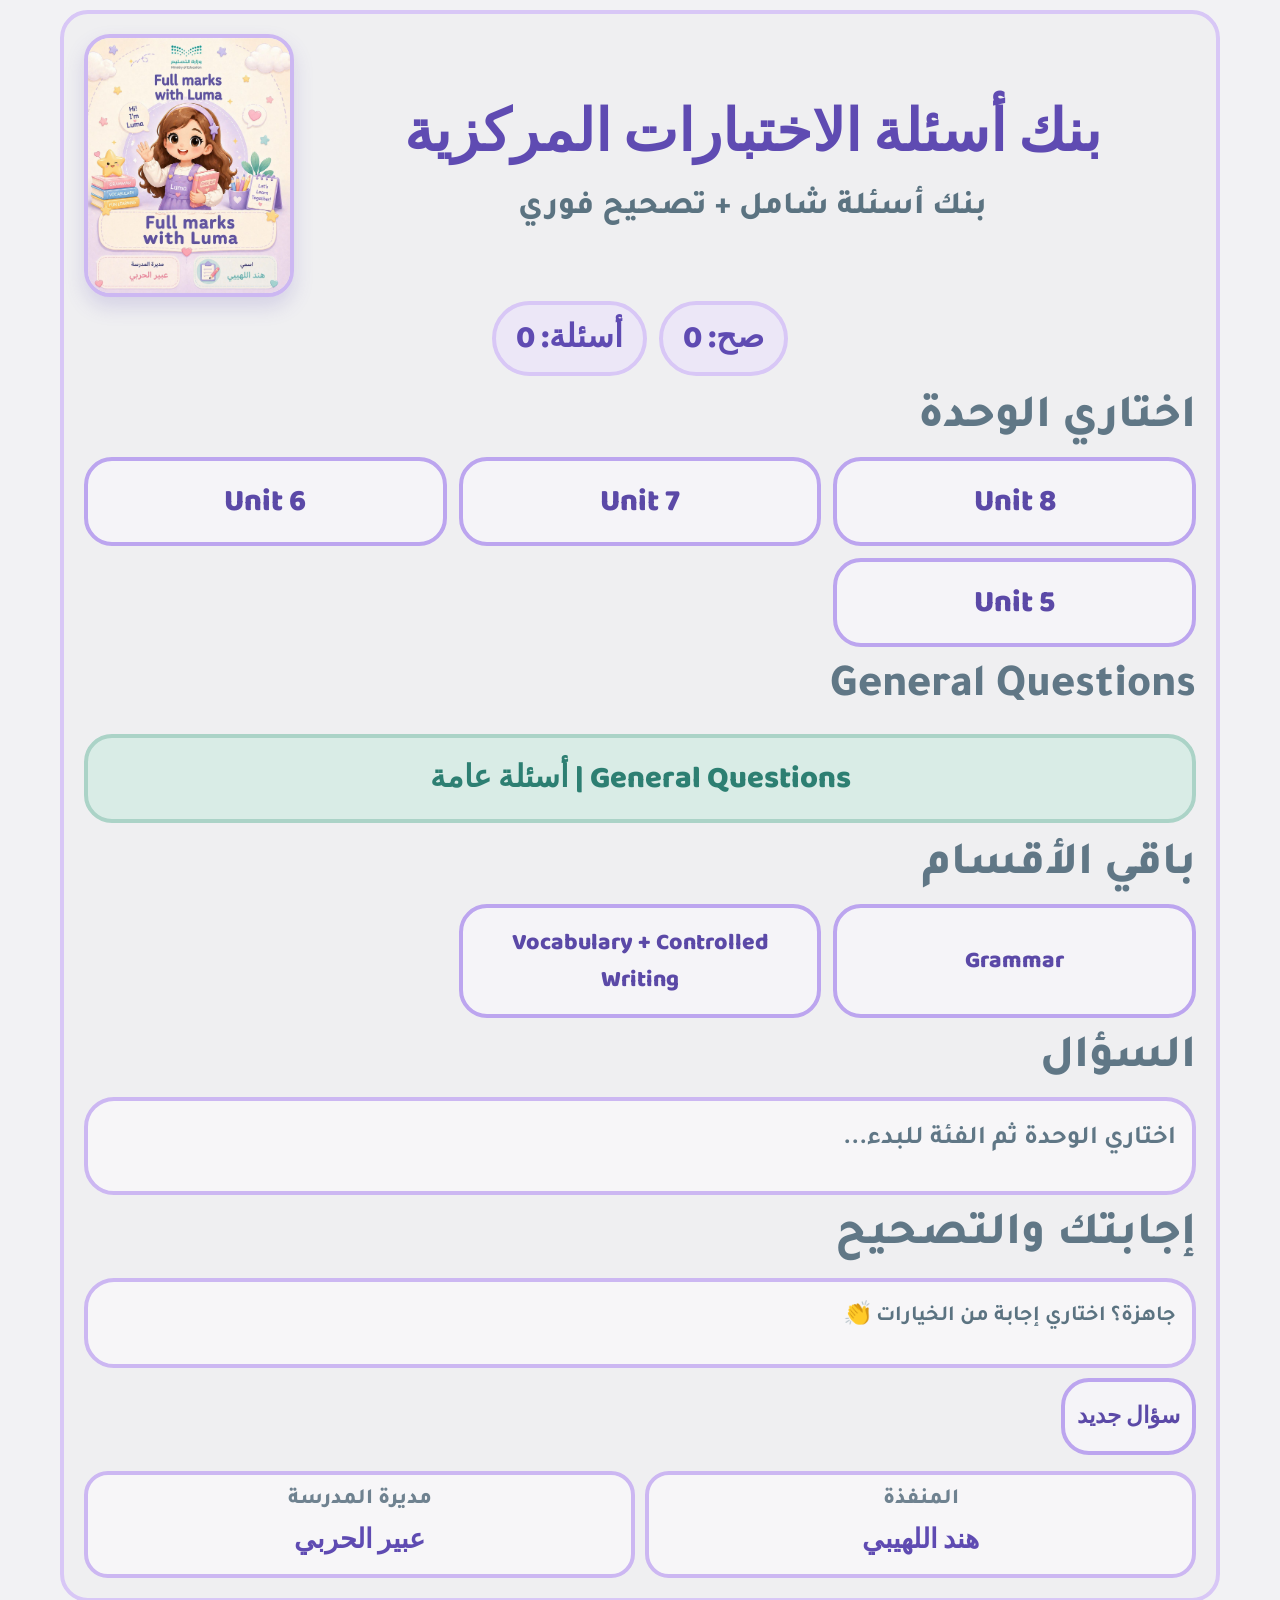
<file: index.html>
<!doctype html>
<html lang="ar" dir="rtl">
  <head>
    <meta charset="UTF-8" />
    <meta name="viewport" content="width=device-width, initial-scale=1.0" />
    <title>بنك أسئلة الاختبارات المركزية</title>
    <style>
      @import url('https://fonts.googleapis.com/css2?family=Baloo+2:wght@500;700;800&family=Tajawal:wght@400;500;700;800&display=swap');

      :root {
        --violet: #8d77d8;
        --violet-dark: #5f4bb2;
        --mint: #b7dcd1;
        --ink: #5b7381;
        --panel: #efeff1;
      }

      * { box-sizing: border-box; }

      body {
        margin: 0;
        font-family: 'Tajawal', sans-serif;
        background: #f2f2f4;
        color: var(--ink);
        min-height: 100vh;
        padding: 10px;
      }

      .app {
        max-width: 1160px;
        margin: 0 auto;
        background: var(--panel);
        border: 4px solid #d8c7f6;
        border-radius: 28px;
        padding: 20px;
      }

      .title {
        margin: 0;
        color: var(--violet-dark);
        font-family: 'Baloo 2', cursive;
        font-size: clamp(2rem, 5vw, 3.6rem);
      }

      .top-hero {
        display: grid;
        grid-template-columns: 1fr 210px;
        gap: 14px;
        align-items: center;
        margin-bottom: 4px;
      }

      .hero-text {
        text-align: center;
      }

      .hero-girl {
        width: 100%;
        max-width: 210px;
        border-radius: 26px;
        border: 4px solid #ccb7f2;
        box-shadow: 0 10px 20px rgba(96, 75, 178, 0.18);
        object-fit: cover;
        aspect-ratio: 4 / 5;
      }

      .subtitle {
        text-align: center;
        margin: 8px 0 14px;
        font-size: clamp(1.2rem, 2.8vw, 2rem);
        font-weight: 800;
      }

      .score-bar {
        display: flex;
        gap: 12px;
        justify-content: center;
        flex-wrap: wrap;
        margin-bottom: 16px;
      }

      .score-pill {
        border: 4px solid #d8c7f6;
        border-radius: 999px;
        padding: 8px 20px;
        font-size: clamp(1.3rem, 2.7vw, 2rem);
        color: var(--violet-dark);
        font-weight: 800;
        font-family: 'Baloo 2', cursive;
        background: #ece7f7;
      }

      .section-title {
        margin: 14px 0 10px;
        font-size: clamp(1.9rem, 3.6vw, 3rem);
        font-weight: 800;
        color: #607786;
      }

      .grid-3 {
        display: grid;
        grid-template-columns: repeat(3, minmax(0, 1fr));
        gap: 12px;
      }

      .btn {
        border: 4px solid #bca5ef;
        border-radius: 28px;
        background: #f5f4f8;
        color: #5b49a7;
        padding: 16px 12px;
        font-family: 'Baloo 2', cursive;
        font-size: clamp(1.2rem, 2.4vw, 2rem);
        font-weight: 800;
        text-align: center;
        cursor: pointer;
      }

      .btn.small {
        font-size: clamp(1rem, 1.8vw, 1.5rem);
      }

      .btn.active {
        background: #dfe6f5;
        border-color: #9a7fe2;
      }

      .general-btn {
        width: 100%;
        margin: 8px 0 2px;
        border-color: #abd3c7;
        color: #2d7f72;
        background: #d9ece6;
      }

      .box {
        border: 4px solid #ccb7f2;
        border-radius: 30px;
        background: #f7f6f8;
        padding: 16px;
      }

      .qtext {
        font-size: clamp(1.15rem, 2vw, 1.7rem);
        line-height: 1.8;
        color: #607786;
        font-weight: 700;
      }

      .answers {
        margin-top: 12px;
        display: grid;
        gap: 10px;
      }

      .ans {
        border: 3px solid #c9b4f0;
        border-radius: 18px;
        padding: 10px;
        background: #fff;
        color: #4b6390;
        text-align: right;
        font-weight: 700;
        cursor: pointer;
        font-size: clamp(1rem, 1.8vw, 1.35rem);
      }

      .ans:hover { background: #f5efff; }
      .ans.correct { border-color: #3ea873; background: #eafff3; }
      .ans.wrong { border-color: #d2617a; background: #fff0f4; }

      .feedback {
        min-height: 90px;
        margin-top: 14px;
        font-size: clamp(1rem, 1.8vw, 1.35rem);
        line-height: 1.8;
        font-weight: 700;
      }

      .actions {
        margin-top: 10px;
        display: flex;
        gap: 8px;
        flex-wrap: wrap;
      }

      .credits {
        margin-top: 16px;
        display: grid;
        grid-template-columns: repeat(2, minmax(0, 1fr));
        gap: 10px;
      }

      .credit-card {
        border: 4px solid #ccb7f2;
        border-radius: 24px;
        padding: 12px;
        text-align: center;
        background: #f7f6f8;
      }

      .credit-label {
        margin: 0 0 6px;
        color: #6f8290;
        font-size: clamp(1rem, 1.9vw, 1.35rem);
        font-weight: 800;
      }

      .credit-name {
        margin: 0;
        color: #5f4bb2;
        font-size: clamp(1.2rem, 2.2vw, 1.7rem);
        font-family: 'Baloo 2', cursive;
        font-weight: 800;
      }

      @media (max-width: 1024px) {
        .app { padding: 16px; }
        .grid-3 { grid-template-columns: repeat(2, minmax(0, 1fr)); }
      }

      @media (max-width: 640px) {
        body { padding: 6px; }
        .app { border-radius: 20px; padding: 12px; }
        .grid-3 { grid-template-columns: 1fr; }
        .section-title { text-align: center; }
        .top-hero {
          grid-template-columns: 1fr;
          justify-items: center;
        }
        .credits {
          grid-template-columns: 1fr;
        }
      }
    </style>
  </head>
  <body>
    <main class="app">
      <div class="top-hero">
        <div class="hero-text">
          <h1 class="title">بنك أسئلة الاختبارات المركزية</h1>
          <p class="subtitle">بنك أسئلة شامل + تصحيح فوري</p>
        </div>
        <img class="hero-girl" src="assets/luma-character.jpeg" alt="Girl character" />
      </div>

      <div class="score-bar">
        <div class="score-pill">صح: <span id="correctCount">0</span></div>
        <div class="score-pill">أسئلة: <span id="totalCount">0</span></div>
      </div>

      <h2 class="section-title">اختاري الوحدة</h2>
      <div class="grid-3" id="units">
        <button class="btn" data-unit="8">Unit 8</button>
        <button class="btn" data-unit="7">Unit 7</button>
        <button class="btn" data-unit="6">Unit 6</button>
        <button class="btn" data-unit="5">Unit 5</button>
      </div>

      <h2 class="section-title">General Questions</h2>
      <button class="btn general-btn" data-cat="general">General Questions | أسئلة عامة</button>

      <h2 class="section-title">باقي الأقسام</h2>
      <div class="grid-3" id="cats">
        <button class="btn small" data-cat="grammar">Grammar</button>
        <button class="btn small" data-cat="vocab">Vocabulary + Controlled Writing</button>
      </div>

      <h2 class="section-title">السؤال</h2>
      <section class="box" id="questionBox">
        <div class="qtext" id="questionText">اختاري الوحدة ثم الفئة للبدء...</div>
        <div class="answers" id="answers"></div>
      </section>

      <h2 class="section-title">إجابتك والتصحيح</h2>
      <section class="box feedback" id="feedback">جاهزة؟ اختاري إجابة من الخيارات 👏</section>

      <div class="actions">
        <button class="btn small" id="newQBtn">سؤال جديد</button>
      </div>

      <section class="credits">
        <article class="credit-card">
          <p class="credit-label">المنفذة</p>
          <p class="credit-name">هند اللهيبي</p>
        </article>
        <article class="credit-card">
          <p class="credit-label">مديرة المدرسة</p>
          <p class="credit-name">عبير الحربي</p>
        </article>
      </section>
    </main>

    <script>
      const bank = {
        5: {
          general: [
            { q: 'What is your favorite kind of story?', options: ['Comedy', 'Hiking', 'Passport', 'Helmet'], a: 0, why: 'Favorite story type belongs to Unit 5 genres.' },
            { q: "What were you doing at 6 o'clock yesterday?", options: ['I was watching a movie.', 'I have watched movie.', 'I watching movie.', 'I will watch movie.'], a: 0, why: 'Past continuous: was/were + verb-ing.' },
            { q: 'Who is your favorite story character?', options: ['My favorite character is the hero.', 'My favorite is a tent.', 'My favorite is a taxi.', 'My favorite is a station.'], a: 0, why: 'Character is a person in a story.' },
            { q: 'What kinds of stories do you dislike?', options: ['I dislike horror stories.', 'I dislike fishing stories.', 'I dislike helmets.', 'I dislike railroads.'], a: 0, why: 'Horror is a story type in this unit.' },
            { q: 'What are the people in stories called?', options: ['Characters', 'Passengers', 'Campers', 'Drivers'], a: 0, why: 'People in stories are characters.' },
            { q: 'What can you draw to plan a story?', options: ['A storyboard', 'A passport', 'A surfboard', 'A platform'], a: 0, why: 'Storyboard is used to plan story events.' },
            { q: 'Do you have a favorite story?', options: ['Yes, I do. The Lion and the Mouse.', 'No, I am a suitcase.', 'I check in the story.', 'I take off the story.'], a: 0, why: 'This is a suitable general answer.' },
            { q: 'What happens in act 3 of a story?', options: ['Climax and resolution', 'Train and station', 'Campfire and hotdog', 'Taxi and traffic'], a: 0, why: 'Story structure includes climax and resolution.' }
          ],
          vocab: [
            { q: 'This type of story creates fear.', options: ['Horror', 'Comedy', 'Documentary', 'Musical'], a: 0, why: 'Horror stories create fear.' },
            { q: 'This type of story makes people laugh.', options: ['Comedy', 'Thriller', 'Mystery', 'Drama'], a: 0, why: 'Comedy is funny.' },
            { q: 'Story about invented future/space:', options: ['Sci-fi', 'Western', 'Play', 'Fairy tale'], a: 0, why: 'Sci-fi is science fiction.' },
            { q: 'Odd word: cartoon – school – fairy tale – mystery', options: ['school', 'cartoon', 'fairy tale', 'mystery'], a: 0, why: 'School is not a story type.' },
            { q: 'Opposite of beginning:', options: ['ending', 'climax', 'plot', 'acts'], a: 0, why: 'Beginning opposite is ending.' },
            { q: 'Whisper means:', options: ['speak quietly', 'shout loudly', 'run fast', 'draw map'], a: 0, why: 'Whisper = speak very softly.' },
            { q: 'Movie about real facts is:', options: ['documentary', 'comedy', 'horror', 'western'], a: 0, why: 'Documentary presents real facts.' },
            { q: 'Detective solves crime in:', options: ['mystery', 'musical', 'cartoon', 'play'], a: 0, why: 'Mystery usually includes solving a crime.' },
            { q: 'Exciting action story is:', options: ['thriller', 'drama', 'documentary', 'animation'], a: 0, why: 'Thriller = action and suspense.' }
          ],
          grammar: [
            { q: 'I ___ watching a movie.', options: ['was', 'were', 'is', 'are'], a: 0, why: 'I + was + verb-ing.' },
            { q: 'They ___ screaming during the movie.', options: ['were', 'was', 'is', 'am'], a: 0, why: 'They + were.' },
            { q: 'She ___ not watching a play.', options: ['was', 'were', 'is', 'are'], a: 0, why: 'She + was not.' },
            { q: '___ you enjoying the cartoon?', options: ['Were', 'Was', 'Is', 'Do'], a: 0, why: 'Question with you uses were.' },
            { q: 'How about ___ a horror movie?', options: ['seeing', 'see', 'saw', 'sees'], a: 0, why: 'How about + verb-ing.' },
            { q: "Why don't we ___ a musical?", options: ['choose', 'choosing', 'chose', 'chooses'], a: 0, why: "Why don't we + base verb." },
            { q: 'They were (watch) a play.', options: ['watching', 'watch', 'watched', 'watches'], a: 0, why: 'Past continuous needs verb-ing.' },
            { q: 'Adam (were) acting in a sci-fi movie.', options: ['was', 'were', 'is', 'are'], a: 0, why: 'Adam is singular: was.' },
            { q: 'Order: You / were / covering / your / ears', options: ['You were covering your ears.', 'You covering were your ears.', 'Were you covering ears your.', 'Your ears were you covering.'], a: 0, why: 'Correct subject + be + verb-ing order.' }
          ],
          composition: [
            { q: 'Best opening for movie scene paragraph:', options: ['My favorite scene is from an animation movie.', 'Passport is in my bag.', 'I wear helmet in train.', 'The taxi took off.'], a: 0, why: 'This is a correct composition starter.' },
            { q: "Useful expression for opinion:", options: ['What I loved was...', 'Check in yet', 'While train station', 'Was/are story'], a: 0, why: 'Unit 5 expression.' },
            { q: 'Correct closing suggestion:', options: ["Why don't we watch it together tonight?", 'How about watch together tonight?', 'What about we watch it?', 'Why we don\'t watching?'], a: 0, why: "Why don't we + base verb." }
          ]
        },
        6: {
          general: [
            { q: 'What activities do you do outside?', options: ['I go hiking and camping.', 'I check in and check out.', 'I use passport and taxi.', 'I depart from platform.'], a: 0, why: 'Hiking/camping are outdoor activities.' },
            { q: 'Which activities do you want to try?', options: ['I want to try rafting because it is exciting.', 'I want to try suitcase.', 'I want to try terminal.', 'I want to try security.'], a: 0, why: 'Rafting is a correct activity.' },
            { q: 'What is your worst fear?', options: ['My worst fear is high cliffs.', 'My fear is passport.', 'My fear is grammar.', 'My fear is station.'], a: 0, why: 'Cliffs are related to outdoor danger.' },
            { q: 'What is a cliff?', options: ['A high edge where land drops down.', 'A train ticket.', 'A travel bag.', 'A story type.'], a: 0, why: 'Correct meaning of cliff.' },
            { q: 'Opposite of outdoor:', options: ['indoor', 'helmet', 'desert', 'canoe'], a: 0, why: 'Outdoor opposite is indoor.' },
            { q: 'Safety in outdoor activities means:', options: ['Use right equipment and follow rules.', 'Run without helmet.', 'Swim without jacket.', 'Climb alone at night.'], a: 0, why: 'Safety requires proper equipment.' },
            { q: 'Things needed for rafting:', options: ['raft, life jacket, helmet', 'passport, ticket, taxi', 'plot, climax, ending', 'station, terminal, traffic'], a: 0, why: 'These are rafting items.' },
            { q: 'Do you prefer outdoors or home?', options: ['I prefer outdoors because I like nature.', 'I prefer check in.', 'I prefer runway.', 'I prefer document.'], a: 0, why: 'Suitable personal general answer.' }
          ],
          vocab: [
            { q: 'Odd word: hiking – camping – tent – fishing', options: ['tent', 'hiking', 'camping', 'fishing'], a: 0, why: 'Tent is equipment, others are activities.' },
            { q: 'Two water activities:', options: ['surfing and rafting', 'hiking and climbing', 'camping and backpacking', 'mountain biking and hiking'], a: 0, why: 'Surfing/rafting are water activities.' },
            { q: 'Activity with long walks:', options: ['hiking', 'fishing', 'rafting', 'surfing'], a: 0, why: 'Hiking includes long walking.' },
            { q: 'Protection while cycling:', options: ['helmet', 'passport', 'suitcase', 'ticket'], a: 0, why: 'Helmet protects the head.' },
            { q: 'Odd word: canoe – outdoors – helmet – surfboard', options: ['outdoors', 'canoe', 'helmet', 'surfboard'], a: 0, why: 'Outdoors is not an item like others.' },
            { q: 'Sleeping outdoors activity:', options: ['camping', 'fishing', 'surfing', 'climbing'], a: 0, why: 'Camping means staying outdoors.' },
            { q: 'Needed for mountain biking:', options: ['bike and helmet', 'passport and ticket', 'storyboard and plot', 'taxi and platform'], a: 0, why: 'Correct equipment for biking.' },
            { q: 'Campsite cooking usually uses:', options: ['campfire', 'runway', 'terminal', 'security'], a: 0, why: 'Campfire is used in camping.' },
            { q: 'Canoeing needs a:', options: ['canoe', 'train', 'documentary', 'station'], a: 0, why: 'Canoeing uses a canoe.' }
          ],
          grammar: [
            { q: 'They ___ hiking in the forest.', options: ['were', 'was', 'is', 'am'], a: 0, why: 'They + were.' },
            { q: 'While I was hiking, I ___ a snake.', options: ['saw', 'see', 'seen', 'seeing'], a: 0, why: 'Short action in past simple: saw.' },
            { q: 'When they ___, they set up tents.', options: ['arrived', 'arriving', 'arrive', 'arrives'], a: 0, why: 'Past simple: arrived.' },
            { q: 'Dad was lighting campfire ___ I was fishing.', options: ['while', 'when', 'do', 'did'], a: 0, why: 'Two long actions use while.' },
            { q: 'I was looking at water when sandwich ___.', options: ['fell', 'falling', 'falls', 'is falling'], a: 0, why: 'Short interrupting action = fell.' },
            { q: 'I didn’t (knew) what to do.', options: ['know', 'knew', 'knowing', 'known'], a: 0, why: 'After did not use base verb.' },
            { q: 'I ___ a bear last weekend.', options: ['saw', 'seeing', 'see', 'seen'], a: 0, why: 'Past simple: saw.' },
            { q: 'While they ___, rain started.', options: ['were canoeing', 'canoeing', 'canoed', 'are canoeing'], a: 0, why: 'Long action uses past continuous.' },
            { q: 'Dad didn’t ___ a shark when surfing.', options: ['see', 'saw', 'seen', 'seeing'], a: 0, why: 'After didn’t use base verb.' }
          ],
          composition: [
            { q: 'Best sentence for safety paragraph:', options: ["It's important to be safe in outdoor activities.", 'I has went outside.', 'Passport is climbing.', 'Taxi is helmet.'], a: 0, why: 'Correct useful expression.' },
            { q: 'Correct useful expression:', options: ['You should wear a helmet.', 'You should wore helmet.', 'You should wearing helmet.', 'You should wears helmet.'], a: 0, why: 'You should + base verb.' },
            { q: 'Correct while sentence:', options: ['While I was hiking, I stayed on the path.', 'While I hiking, I stayed path.', 'While I was hike, I stay path.', 'While I was hiked, I staying path.'], a: 0, why: 'Correct past continuous structure.' }
          ]
        },
        7: {
          general: [
            { q: 'Different ways to travel include:', options: ['taxi, train, airplane', 'helmet, tent, raft', 'plot, climax, ending', 'campfire, hotdog, forest'], a: 0, why: 'These are means of transportation.' },
            { q: 'Favorite way to travel and why:', options: ['I like planes because they are fast.', 'I like passport because it flies.', 'I like station because it swims.', 'I like cliff because it drives.'], a: 0, why: 'Plane is a travel method with reason.' },
            { q: 'Would you like to travel?', options: ['Yes, I would feel excited.', 'No, I was train.', 'Yes, I check in cliff.', 'No, I am suitcase.'], a: 0, why: 'Correct personal response.' },
            { q: 'Field trip example:', options: ['I have been on a trip to a farm.', 'I have been on a ticket.', 'I have been on a passport.', 'I have been on a platform.'], a: 0, why: 'Farm trip is a valid example.' },
            { q: 'How often do you use a taxi?', options: ['I sometimes use a taxi.', 'I whisper a taxi.', 'I draw a taxi story.', 'I climb a taxi.'], a: 0, why: 'Natural general answer.' },
            { q: 'Taxi, plane, train are...', options: ['means of transportation', 'story characters', 'camping tools', 'movie genres'], a: 0, why: 'They are travel transport modes.' },
            { q: 'Take off means...', options: ['to go up in the sky', 'to check out hotel', 'to buy a suitcase', 'to ride a horse'], a: 0, why: 'Take off = plane leaves ground.' },
            { q: 'To add means...', options: ['calculate total numbers', 'subtract numbers', 'divide only', 'hide numbers'], a: 0, why: 'Add is total calculation.' }
          ],
          vocab: [
            { q: 'Odd word: security – passenger – suitcase – climbing', options: ['climbing', 'security', 'passenger', 'suitcase'], a: 0, why: 'Climbing is not trip vocabulary here.' },
            { q: 'A document for travel abroad is:', options: ['passport', 'flashlight', 'storyboard', 'hiking boots'], a: 0, why: 'Passport is required for international travel.' },
            { q: 'Opposite of check in:', options: ['check out', 'take off', 'find out', 'go out'], a: 0, why: 'Hotel/airport opposite is check out.' },
            { q: 'Phrasal verb for discover information:', options: ['find out', 'get away', 'check in', 'take off'], a: 0, why: 'Find out = discover.' },
            { q: 'Phrasal verb for plane going into sky:', options: ['take off', 'land', 'arrive', 'prepare'], a: 0, why: 'Take off happens at departure.' },
            { q: 'Passenger at hotel first does:', options: ['check in', 'check out', 'take off', 'land'], a: 0, why: 'First step is check in.' },
            { q: 'Odd word: already – we – just – yet', options: ['we', 'already', 'just', 'yet'], a: 0, why: 'We is pronoun, others are adverbs.' },
            { q: 'Two transport means:', options: ['subway and taxi', 'tent and raft', 'plot and play', 'helmet and boots'], a: 0, why: 'Subway/taxi are transport methods.' },
            { q: 'Word meaning instructions on route:', options: ['directions', 'terminal', 'security', 'passenger'], a: 0, why: 'Directions guide you where to go.' }
          ],
          grammar: [
            { q: 'He ___ called the taxi.', options: ['has', 'have', 'is', 'are'], a: 0, why: 'He + has + past participle.' },
            { q: 'The plane hasn’t taken off ___.', options: ['yet', 'already', 'just', 'ever'], a: 0, why: 'Yet in negative expected action.' },
            { q: 'We have ___ the tickets.', options: ['bought', 'buy', 'buying', 'buys'], a: 0, why: 'Past participle after have.' },
            { q: 'She has already ___ her passport.', options: ['found', 'find', 'finding', 'finds'], a: 0, why: 'Has + past participle.' },
            { q: 'Write participles: speak, write, buy, fly', options: ['spoken, written, bought, flown', 'spoke, wrote, bought, flew', 'speaks, writes, buys, flies', 'spoken, write, buy, flown'], a: 0, why: 'Correct past participle forms.' },
            { q: 'Correct: I have (visit) the beach before.', options: ['visited', 'visit', 'visits', 'visiting'], a: 0, why: 'Have + past participle.' },
            { q: 'The plane ___ departed.', options: ['has', 'have', 'was', 'are'], a: 0, why: 'Plane singular takes has.' },
            { q: 'Mom has ___ printed the tickets.', options: ['already', 'yet', 'while', 'when'], a: 0, why: 'Already for completed action earlier than expected.' },
            { q: 'Negative: You have travelled on airplane.', options: ["You haven't travelled on the airplane.", 'You not travelled on airplane.', 'You have not travel airplane.', "You hasn't travelled airplane."], a: 0, why: 'Use have not / haven\'t + participle.' }
          ],
          composition: [
            { q: 'Best beginning for trip blog:', options: ['I have planned a fun field trip.', 'I planning trip yesterday.', 'I am planned trip.', 'I has plan trip.'], a: 0, why: 'Present perfect for planning.' },
            { q: 'Correct sentence with just:', options: ['They have just opened a new exhibit.', 'They just have open exhibit.', 'They has just opened exhibit.', 'They have opened justed exhibit.'], a: 0, why: 'Have + just + participle.' },
            { q: 'Useful direction sentence:', options: ['The directions say to take the subway.', 'Directions is took subway.', 'The directions saying subway took.', 'Directions have take subway.'], a: 0, why: 'Correct guided expression.' }
          ]
        },
        8: {
          general: [
            { q: 'Why do people make designs?', options: ['To play', 'To help people', 'To sleep'], a: 1, why: 'Designs are made to solve needs and help people.' },
            { q: 'Why were the first clothes made?', options: ['To look nice', 'To keep people warm and safe', 'To play'], a: 1, why: 'Early clothes were for protection and warmth.' },
            { q: 'What can fashion express?', options: ['Food', 'Personal style', 'Weather'], a: 1, why: 'Fashion often expresses personal style.' },
            { q: 'What material keeps people warm?', options: ['plastic', 'wool', 'wood'], a: 1, why: 'Wool keeps the body warm.' },
            { q: 'What do designers and artists do today?', options: ['work alone', 'work together', 'stop working'], a: 1, why: 'They often collaborate together.' },
            { q: 'Which sentence is correct?', options: ['I wear umbrella', 'I wear an umbrella', 'I wear the umbrella'], a: 1, why: 'The expected answer in this unit set is option (b).' }
          ],
          vocab: [
            { q: 'Which word is jewelry?', options: ['umbrella', 'necklace', 'brush'], a: 1, why: 'Necklace is a type of jewelry.' },
            { q: 'Which word is worn on the wrist?', options: ['bracelet', 'crown', 'tie'], a: 0, why: 'A bracelet is worn on the wrist.' },
            { q: 'Which word is used for hair?', options: ['comb', 'belt', 'purse'], a: 0, why: 'A comb is used for hair.' },
            { q: 'Which word is worn around the neck?', options: ['tie', 'necklace', 'ring'], a: 1, why: 'A necklace is worn around the neck.' },
            { q: 'Which word helps you when it rains?', options: ['umbrella', 'belt', 'earrings'], a: 0, why: 'An umbrella is used in rain.' },
            { q: 'Which word is NOT clothing?', options: ['uniform', 'tie', 'brush'], a: 2, why: 'Brush is not clothing.' },
            { q: 'Which word is used to carry things?', options: ['purse', 'crown', 'comb'], a: 0, why: 'A purse is used to carry items.' }
          ],
          grammar: [
            { q: 'The earrings ______ made of gold.', options: ['is', 'are', 'am'], a: 1, why: 'Earrings is plural, so we use are.' },
            { q: 'The belt is made ______ leather.', options: ['in', 'on', 'of'], a: 2, why: 'The correct preposition is made of.' },
            { q: 'The umbrella ______ made of wood.', options: ["isn't", "aren't", "don't"], a: 0, why: 'Umbrella is singular: is not / isn’t.' },
            { q: 'Have you ______ a new tie?', options: ['buy', 'bought', 'buying'], a: 1, why: 'Present perfect needs past participle: bought.' },
            { q: 'She ______ made a necklace.', options: ['have', 'has', 'had'], a: 1, why: 'She takes has in present perfect.' },
            { q: '______ you tried the new uniform?', options: ['Has', 'Have', 'Do'], a: 1, why: 'With you we use Have.' },
            { q: 'The shirts ______ made of cotton.', options: ['is', 'are', 'be'], a: 1, why: 'Shirts is plural, so we use are.' }
          ],
          composition: []
        }
      };

      const unitBtns = [...document.querySelectorAll('[data-unit]')];
      const catBtns = [...document.querySelectorAll('[data-cat]')];
      const qText = document.getElementById('questionText');
      const answersEl = document.getElementById('answers');
      const feedbackEl = document.getElementById('feedback');
      const newQBtn = document.getElementById('newQBtn');
      const correctEl = document.getElementById('correctCount');
      const totalEl = document.getElementById('totalCount');

      let selectedUnit = null;
      let selectedCat = null;
      let currentQuestion = null;
      let answered = false;
      let correct = 0;
      let total = 0;
      const used = {};

      function markActive(btns, current) {
        btns.forEach((b) => b.classList.toggle('active', b === current));
      }

      function poolKey() {
        return `${selectedUnit}-${selectedCat}`;
      }

      function nextQuestion() {
        if (!selectedUnit || !selectedCat) {
          feedbackEl.textContent = 'اختاري الوحدة والفئة أولاً.';
          return;
        }

        const arr = bank[selectedUnit][selectedCat];
        if (!arr || arr.length === 0) {
          feedbackEl.textContent = 'لا توجد أسئلة حالياً في هذا القسم.';
          return;
        }

        const key = poolKey();
        if (!used[key] || used[key].length >= arr.length) {
          used[key] = [];
        }

        const available = arr.map((_, i) => i).filter((i) => !used[key].includes(i));
        const idx = available[Math.floor(Math.random() * available.length)];
        used[key].push(idx);

        currentQuestion = arr[idx];
        answered = false;
        qText.textContent = currentQuestion.q;
        feedbackEl.textContent = 'اختاري الإجابة الصحيحة من الخيارات 👇';
        renderOptions(currentQuestion.options);
      }

      function renderOptions(options) {
        answersEl.innerHTML = '';
        options.forEach((opt, i) => {
          const b = document.createElement('button');
          b.className = 'ans';
          b.textContent = opt;
          b.addEventListener('click', () => choose(i, b));
          answersEl.appendChild(b);
        });
      }

      function choose(i, btnEl) {
        if (!currentQuestion || answered) return;
        answered = true;
        total += 1;
        totalEl.textContent = String(total);

        const all = [...answersEl.querySelectorAll('.ans')];
        all.forEach((b, idx) => {
          b.disabled = true;
          if (idx === currentQuestion.a) b.classList.add('correct');
        });

        if (i === currentQuestion.a) {
          correct += 1;
          correctEl.textContent = String(correct);
          btnEl.classList.add('correct');
          feedbackEl.textContent = `أحسنت! ✓ Great job!\nالإجابة صحيحة. السبب: ${currentQuestion.why}`;
        } else {
          btnEl.classList.add('wrong');
          feedbackEl.textContent = `حاول مرة أخرى ✗\nCorrect answer: ${currentQuestion.options[currentQuestion.a]}\nالسبب: ${currentQuestion.why}`;
        }
      }

      unitBtns.forEach((b) => {
        b.addEventListener('click', () => {
          selectedUnit = Number(b.dataset.unit);
          markActive(unitBtns, b);
          if (selectedCat) nextQuestion();
        });
      });

      catBtns.forEach((b) => {
        b.addEventListener('click', () => {
          selectedCat = b.dataset.cat;
          markActive(catBtns, b);
          if (selectedUnit) nextQuestion();
        });
      });

      newQBtn.addEventListener('click', nextQuestion);
    </script>
  </body>
</html>
</file>
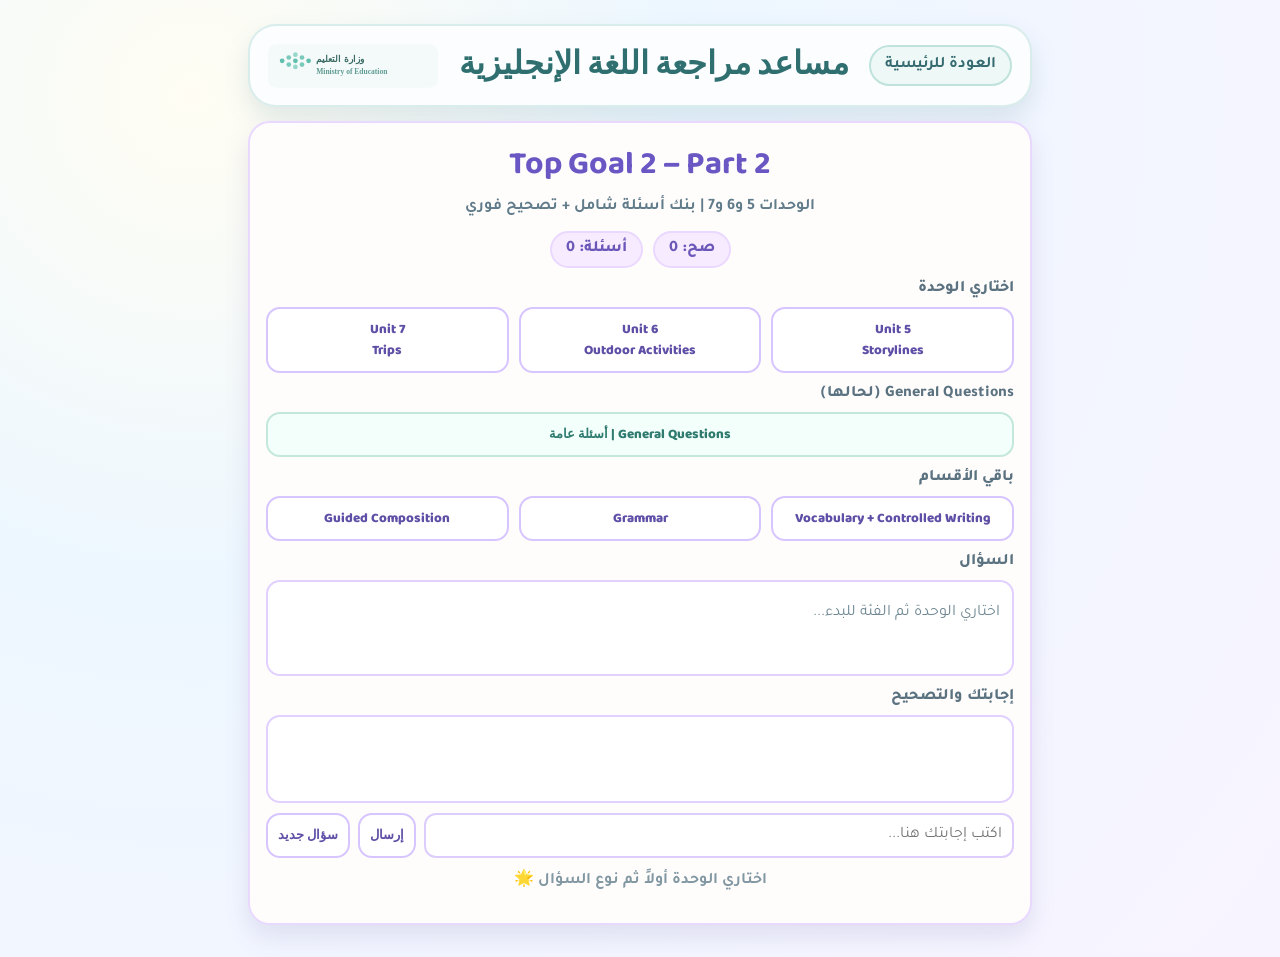
<file: review-assistant.html>
<!doctype html>
<html lang="ar" dir="rtl">
  <head>
    <meta charset="UTF-8" />
    <meta name="viewport" content="width=device-width, initial-scale=1.0" />
    <title>مساعد المراجعة | Full Marks with Luma</title>
    <link rel="stylesheet" href="styles.css" />
    <style>
      .assistant-wrap {
        max-width: 820px;
        margin: 0 auto;
      }

      .assistant-header {
        margin-bottom: 14px;
      }

      .assistant-box {
        background: #fffdfc;
        border: 2px solid #e9d8ff;
        border-radius: 22px;
        box-shadow: 0 12px 24px rgba(109, 91, 157, 0.14);
        padding: 16px;
      }

      .assistant-title {
        margin: 0 0 8px;
        text-align: center;
        font-family: 'Baloo 2', cursive;
        color: #6b57c3;
        font-size: clamp(1.4rem, 3vw, 2rem);
      }

      .assistant-sub {
        margin: 0 0 14px;
        text-align: center;
        color: #607b8a;
        font-weight: 700;
      }

      .score-bar {
        display: flex;
        justify-content: center;
        gap: 10px;
        flex-wrap: wrap;
        margin-bottom: 12px;
      }

      .score-item {
        background: #f7ecff;
        color: #6a57b8;
        border: 2px solid #ead8ff;
        border-radius: 999px;
        padding: 7px 14px;
        font-weight: 800;
      }

      .assistant-label {
        margin: 12px 0 8px;
        font-weight: 800;
        color: #5b7280;
      }

      .unit-grid,
      .cat-grid {
        display: grid;
        gap: 10px;
      }

      .unit-grid {
        grid-template-columns: repeat(auto-fit, minmax(150px, 1fr));
      }

      .general-row {
        display: grid;
        grid-template-columns: 1fr;
        gap: 10px;
      }

      .cat-grid {
        grid-template-columns: repeat(auto-fit, minmax(170px, 1fr));
      }

      .assistant-btn {
        border: 2px solid #d7c5ff;
        border-radius: 14px;
        background: #fff;
        color: #5f4fa6;
        padding: 10px;
        cursor: pointer;
        font-weight: 800;
        font-family: 'Baloo 2', cursive;
      }

      .assistant-btn:hover {
        background: #faf4ff;
      }

      .assistant-btn.active {
        background: linear-gradient(145deg, #efe1ff 0%, #e8f4ff 100%);
        border-color: #a688e8;
      }

      .assistant-btn.general-alone {
        border-color: #c4e7db;
        color: #2f7b6f;
        background: #f2fffb;
      }

      .assistant-btn.general-alone.active {
        background: linear-gradient(145deg, #dcfff3 0%, #e8f4ff 100%);
        border-color: #7dcbb8;
      }

      .q-area,
      .chat-area {
        border: 2px solid #e2d0ff;
        border-radius: 14px;
        background: #fff;
        padding: 12px;
      }

      .q-area {
        min-height: 96px;
      }

      .q-en {
        direction: ltr;
        text-align: left;
        color: #2f4958;
        line-height: 1.7;
        font-weight: 700;
      }

      .q-ar {
        margin-top: 6px;
        color: #6f8793;
        line-height: 1.7;
      }

      .chat-area {
        min-height: 88px;
      }

      .msg {
        border-radius: 12px;
        padding: 9px 10px;
        margin-bottom: 8px;
        line-height: 1.6;
        white-space: pre-line;
      }

      .msg.student {
        background: #f6edff;
        color: #513f98;
        text-align: right;
      }

      .msg.ai {
        background: #eef8ff;
        color: #35596d;
        text-align: right;
      }

      .input-row {
        margin-top: 10px;
        display: grid;
        grid-template-columns: 1fr auto auto;
        gap: 8px;
      }

      .input-row input {
        border: 2px solid #ddcdfc;
        border-radius: 12px;
        padding: 10px;
        font-family: 'Tajawal', sans-serif;
        font-size: 1rem;
      }

      .hint {
        margin-top: 10px;
        text-align: center;
        color: #8197a2;
        font-weight: 700;
      }

      @media (max-width: 640px) {
        .input-row {
          grid-template-columns: 1fr;
        }
      }
    </style>
  </head>
  <body>
    <div class="page assistant-wrap">
      <header class="header-card assistant-header">
        <div class="sub-row" style="width: 100%;">
          <a class="home-link" href="index.html">العودة للرئيسية</a>
          <h1 class="page-title">مساعد مراجعة اللغة الإنجليزية</h1>
          <img src="assets/ministry-logo.svg" alt="Ministry of Education logo" width="170" height="44" />
        </div>
      </header>

      <section class="assistant-box">
        <h2 class="assistant-title">Top Goal 2 – Part 2</h2>
        <p class="assistant-sub">الوحدات 5 و6 و7 | بنك أسئلة شامل + تصحيح فوري</p>

        <div class="score-bar">
          <div class="score-item">صح: <span id="correct">0</span></div>
          <div class="score-item">أسئلة: <span id="total">0</span></div>
        </div>

        <p class="assistant-label">اختاري الوحدة</p>
        <div class="unit-grid" id="unit-grid">
          <button class="assistant-btn unit-btn" data-unit="5">Unit 5<br />Storylines</button>
          <button class="assistant-btn unit-btn" data-unit="6">Unit 6<br />Outdoor Activities</button>
          <button class="assistant-btn unit-btn" data-unit="7">Unit 7<br />Trips</button>
        </div>

        <p class="assistant-label">General Questions (لحالها)</p>
        <div class="general-row">
          <button class="assistant-btn cat-btn general-alone" data-cat="general">General Questions | أسئلة عامة</button>
        </div>

        <p class="assistant-label">باقي الأقسام</p>
        <div class="cat-grid">
          <button class="assistant-btn cat-btn" data-cat="vocab">Vocabulary + Controlled Writing</button>
          <button class="assistant-btn cat-btn" data-cat="grammar">Grammar</button>
          <button class="assistant-btn cat-btn" data-cat="composition">Guided Composition</button>
        </div>

        <p class="assistant-label">السؤال</p>
        <div class="q-area" id="qarea">
          <p class="q-ar">اختاري الوحدة ثم الفئة للبدء...</p>
        </div>

        <p class="assistant-label">إجابتك والتصحيح</p>
        <div class="chat-area" id="chatarea"></div>

        <div class="input-row">
          <input id="userinput" type="text" placeholder="اكتب إجابتك هنا..." />
          <button class="assistant-btn" id="sendbtn" disabled>إرسال</button>
          <button class="assistant-btn" id="nextbtn">سؤال جديد</button>
        </div>

        <p class="hint" id="hint">اختاري الوحدة أولاً ثم نوع السؤال 🌟</p>
      </section>
    </div>

    <script>
      const bank = {
        5: {
          name: 'Storylines',
          general: [
            { q: 'What is your favorite kind of story?', ar: 'ما هو نوع القصة المفضل لديك؟' },
            { q: "What were you doing at 6 o'clock yesterday?", ar: 'ماذا كنت تفعل في الساعة 6 أمس؟' },
            { q: 'Who is your favorite story character? Why do you like him/her?', ar: 'من شخصيتك المفضلة في القصة؟ ولماذا؟' },
            { q: 'What kinds of stories do you dislike? Why?', ar: 'ما أنواع القصص التي لا تحبها؟ ولماذا؟' },
            { q: 'What are the people in stories called?', ar: 'ماذا يُسمّى الأشخاص في القصة؟', expected: ['characters'] },
            { q: 'Do you have a favorite story? Which is it?', ar: 'هل لديك قصة مفضلة؟ ما هي؟' },
            { q: 'What two events happen in the third act of a story?', ar: 'ما الحدثان في الفصل الثالث من القصة؟', expected: ['climax and resolution', 'climax, resolution'] },
            { q: 'What can you draw to plan a story?', ar: 'ما الذي يمكنك رسمه لتخطيط قصة؟', expected: ['storyboard'] }
          ],
          vocab: [
            { q: 'What type of story creates a feeling of fear?', ar: 'ما نوع القصة التي تخلق شعور الخوف؟', expected: ['horror'] },
            { q: 'What type of story makes people laugh?', ar: 'ما نوع القصة التي تُضحك الناس؟', expected: ['comedy'] },
            { q: 'A story about an invented future or space is called _____.', ar: 'قصة عن مستقبل مخترع أو الفضاء تسمى؟', expected: ['sci-fi', 'science fiction'] },
            { q: 'Circle the odd word: cartoon – school – fairy tale – mystery', ar: 'اختاري الكلمة الشاذة', expected: ['school'] },
            { q: "What does 'whisper' mean?", ar: 'ما معنى whisper؟', expected: ['speak quietly', 'talk quietly', 'يهمس'] },
            { q: "What is the opposite of 'beginning'?", ar: 'ما عكس beginning؟', expected: ['ending'] },
            { q: 'Circle the odd word: love – like – hate – whisper', ar: 'اختاري الكلمة الشاذة', expected: ['whisper'] },
            { q: 'It is a movie about real people or facts. What is it?', ar: 'فيلم عن أشخاص حقيقيين أو حقائق، ما نوعه؟', expected: ['documentary'] },
            { q: 'In this kind of story, a detective solves a crime.', ar: 'في هذا النوع يحل المحقق جريمة، ما النوع؟', expected: ['mystery'] },
            { q: 'It is an exciting story full of action.', ar: 'قصة مشوقة مليئة بالأحداث، ما النوع؟', expected: ['thriller'] }
          ],
          grammar: [
            { q: 'Choose: I (was / were / is / are) watching a movie.', ar: 'اختاري الصحيح', expected: ['was'] },
            { q: 'Choose: They (was / were / is / am) screaming during the horror movie.', ar: 'اختاري الصحيح', expected: ['were'] },
            { q: 'Choose: We (was / were / is / am) not singing in the musical.', ar: 'اختاري الصحيح', expected: ['were'] },
            { q: 'Choose: She (was / were / is / are) not watching a play.', ar: 'اختاري الصحيح', expected: ['was'] },
            { q: 'Choose: (Was / Were / Is / Does) you enjoying the cartoon?', ar: 'اختاري الصحيح', expected: ['were'] },
            { q: 'Choose: Why (was / were / do / does) he acting in a western?', ar: 'اختاري الصحيح', expected: ['was'] },
            { q: 'Change to negative: They were watching a movie.', ar: 'حوّلي الجملة للنفي', expected: ["they weren't watching a movie", 'they were not watching a movie'] },
            { q: 'Order the words: were / covering / your / You / ears', ar: 'رتبي الكلمات', expected: ['you were covering your ears'] },
            { q: 'Correct: They were (watch) a play.', ar: 'صححي الكلمة', expected: ['watching'] },
            { q: 'Correct: How about (see) a horror movie?', ar: 'صححي الفعل', expected: ['seeing'] },
            { q: "What about (watch / watching / watched / watches) a movie?", ar: 'اختاري الصحيح', expected: ['watching'] },
            { q: "How about (see / seeing / saw / sees) a horror movie?", ar: 'اختاري الصحيح', expected: ['seeing'] },
            { q: "Why don't we (choose / choosing / chose / chooses) a musical?", ar: 'اختاري الصحيح', expected: ['choose'] },
            { q: 'Order: Why / don’t / we / work / on / our / storyboard / ?', ar: 'رتبي الجملة', expected: ["why don't we work on our storyboard"] },
            { q: 'Correct: Adam (were) acting in a sci-fi movie.', ar: 'صححي الخطأ', expected: ['was'] }
          ],
          composition: [
            { q: 'Write 3 sentences about your favorite movie scene using: What I loved was... and The great thing about...', ar: 'اكتبي 3 جمل عن مشهدك المفضل باستخدام العبارات المطلوبة.' },
            { q: 'Write a short paragraph: What movie? what type? what happens? what you like/dislike?', ar: 'اكتبي فقرة قصيرة وفق الأسئلة الموجهة.' }
          ]
        },
        6: {
          name: 'Outdoor Activities',
          general: [
            { q: 'What activities do you do outside?', ar: 'ما الأنشطة التي تمارسينها في الخارج؟' },
            { q: 'Which activities do you want to try? Why?', ar: 'ما الأنشطة التي تريدين تجربتها؟ ولماذا؟' },
            { q: 'What is your worst fear?', ar: 'ما أشد مخاوفك؟' },
            { q: 'What do you know about safety in outdoor activities?', ar: 'ماذا تعرفين عن السلامة في الأنشطة الخارجية؟' },
            { q: 'Do you prefer activities outdoors or at home? Why?', ar: 'هل تفضلين الأنشطة الخارجية أم المنزلية؟ ولماذا؟' },
            { q: 'What is a cliff?', ar: 'ما معنى cliff؟', expected: ['a high rock edge', 'high edge', 'جرف'] },
            { q: 'Things we need for rafting?', ar: 'ما الأشياء التي نحتاجها للتجديف؟' },
            { q: 'The opposite of outdoor is ...', ar: 'عكس outdoor هو ...', expected: ['indoor', 'indoors'] }
          ],
          vocab: [
            { q: 'Name 3 things you need for rafting.', ar: 'اذكري 3 أشياء للتجديف.' },
            { q: 'Circle the odd word: hiking – camping – tent – fishing', ar: 'اختاري الكلمة الشاذة', expected: ['tent'] },
            { q: 'Two water activities: ___ and ___', ar: 'اذكري نشاطين مائيين.' },
            { q: 'One activity that involves long walks is ___', ar: 'نشاط فيه مشي طويل هو ...', expected: ['hiking', 'backpacking'] },
            { q: 'What equipment do you wear for protection while cycling?', ar: 'ما معدات الحماية أثناء ركوب الدراجة؟', expected: ['helmet'] },
            { q: "What is the opposite of 'outdoors'?", ar: 'ما عكس outdoors؟', expected: ['indoors'] },
            { q: 'Circle the odd word: canoe – outdoors – helmet – surfboard', ar: 'اختاري الكلمة الشاذة', expected: ['outdoors'] },
            { q: 'One activity that involves sleeping outdoors is ___', ar: 'نشاط يتضمن النوم في الخارج هو ...', expected: ['camping'] },
            { q: 'What do you need for mountain biking?', ar: 'ماذا تحتاجين لركوب الدراجة الجبلية؟' },
            { q: 'Match idea: camping → ?', ar: 'مطابقة: camping تحتاج ...', expected: ['tent'] }
          ],
          grammar: [
            { q: 'Choose: They (am / is / were / was) hiking in the forest.', ar: 'اختاري الصحيح', expected: ['were'] },
            { q: 'Fill in: While I was hiking, I ___ (see) a snake.', ar: 'أكملي بالفعل الصحيح', expected: ['saw'] },
            { q: "Give an example using while/when.", ar: 'أعطي مثالاً باستخدام while أو when.' },
            { q: 'Order: We / were / sleeping / in / a tent / for / four days', ar: 'رتبي الكلمات', expected: ['we were sleeping in a tent for four days'] },
            { q: "Correct: I didn't know what (knew) to do.", ar: 'صححي الكلمة', expected: ['know'] },
            { q: 'Choose: I (saw / seeing) a bear in the forest last weekend.', ar: 'اختاري الصحيح', expected: ['saw'] },
            { q: 'Choose: When they (arriving / arrived), they set up the tents.', ar: 'اختاري الصحيح', expected: ['arrived'] },
            { q: 'Fill in: Dad was lighting the campfire ___ I was fishing. (while/when)', ar: 'أكملي while/when', expected: ['while'] },
            { q: 'Correct: (While) they arrived, they set up the tents.', ar: 'صححي أداة الربط', expected: ['when'] },
            { q: 'Choose: I was looking at the water when my sandwich (fell / falling) in.', ar: 'اختاري الصحيح', expected: ['fell'] },
            { q: 'Choose: The kids (were swimming / swam) but had to stop to eat.', ar: 'اختاري الصحيح', expected: ['were swimming'] },
            { q: 'Choose: Dad didn’t (see / saw) a shark when he was surfing.', ar: 'اختاري الصحيح', expected: ['see'] }
          ],
          composition: [
            { q: "Write 3–4 sentences about outdoor safety using: It's important to..., While I was..., You should...", ar: 'اكتبي 3-4 جمل عن السلامة باستخدام العبارات المطلوبة.' },
            { q: 'Write a blog post about outdoor safety with useful expressions.', ar: 'اكتبي تدوينة قصيرة عن السلامة في الخارج.' }
          ]
        },
        7: {
          name: 'Trips',
          general: [
            { q: 'What different ways to travel do you know?', ar: 'ما طرق السفر المختلفة التي تعرفينها؟' },
            { q: 'What is your favorite way to travel and why?', ar: 'ما وسيلة سفرك المفضلة ولماذا؟' },
            { q: 'Would you like to travel? How would you feel?', ar: 'هل تحبين السفر؟ كيف ستشعرين؟' },
            { q: 'What is the most exciting or scariest trip you have taken?', ar: 'ما أكثر رحلة ممتعة أو مخيفة قمت بها؟' },
            { q: 'How often do you use a taxi?', ar: 'كم مرة تستخدمين التاكسي؟' },
            { q: 'What field trips have you been on?', ar: 'ما الرحلات المدرسية التي ذهبتِ إليها؟' },
            { q: 'Taxi – plane – train are ...', ar: 'Taxi وplane وtrain هي ...', expected: ['means of transportation', 'transportation'] },
            { q: 'Take off means ...', ar: 'معنى take off هو ...', expected: ['to go up in the sky', 'depart', 'إقلاع'] }
          ],
          vocab: [
            { q: "What does 'take off' mean?", ar: 'ما معنى take off؟', expected: ['to go up in the sky', 'depart', 'إقلاع'] },
            { q: 'Circle the odd word: security – passenger – suitcase – climbing', ar: 'اختاري الكلمة الشاذة', expected: ['climbing'] },
            { q: 'A document you need to travel abroad is _____.', ar: 'وثيقة تحتاجينها للسفر للخارج هي ...', expected: ['passport'] },
            { q: "What is the opposite of 'check in'?", ar: 'ما عكس check in؟', expected: ['check out'] },
            { q: 'Two means of transportation: ___ and ___', ar: 'اذكري وسيلتي نقل.' },
            { q: 'What does a passenger do when they first arrive at a hotel?', ar: 'ماذا يفعل الراكب عند وصوله الفندق؟', expected: ['check in'] },
            { q: 'Circle the odd word: already – we – just – yet', ar: 'اختاري الكلمة الشاذة', expected: ['we'] },
            { q: 'Match: arrive = ?', ar: 'مطابقة: arrive تعني ...', expected: ['get to a place', 'reach', 'يصل'] },
            { q: 'Write a phrasal verb that means discover information.', ar: 'اكتبي phrasal verb بمعنى يكتشف معلومات.', expected: ['find out'] },
            { q: 'Write a phrasal verb that means leave a place for rest.', ar: 'اكتبي phrasal verb بمعنى يبتعد عن المكان.', expected: ['get away'] }
          ],
          grammar: [
            { q: 'Choose: He (have / has / is) called the taxi.', ar: 'اختاري الصحيح', expected: ['has'] },
            { q: 'Make negative: You have travelled on the airplane.', ar: 'حوّلي الجملة للنفي', expected: ["you haven't travelled on the airplane", 'you have not travelled on the airplane'] },
            { q: "Fill in: The plane hasn't taken off ___ (just/already/yet)", ar: 'أكملي الكلمة الصحيحة', expected: ['yet'] },
            { q: 'Write the past participle of: speak, write, buy, fly', ar: 'اكتبي التصريف الثالث', expected: ['spoken written bought flown'] },
            { q: 'Order: plane / My / have / parents / the / tickets / bought /.', ar: 'رتبي الكلمات', expected: ['my parents have bought the plane tickets'] },
            { q: 'Correct: I have (visit) the beach before.', ar: 'صححي الكلمة', expected: ['visited'] },
            { q: 'Choose: The plane (has / have) departed.', ar: 'اختاري الصحيح', expected: ['has'] },
            { q: 'Fill in: Mom has ___ printed the tickets. (just/already/yet)', ar: 'أكملي just/already/yet', expected: ['already', 'just'] },
            { q: 'Correct: My mom (have) called the taxi.', ar: 'صححي الفعل', expected: ['has'] },
            { q: "Make affirmative: I haven't visited the beach.", ar: 'حوّلي الجملة للإثبات', expected: ['i have visited the beach'] },
            { q: 'Choose: She hasn’t packed her suitcase (just/already/yet).', ar: 'اختاري الصحيح', expected: ['yet'] },
            { q: 'Choose: The taxi has (just/yet) arrived.', ar: 'اختاري الصحيح', expected: ['just'] }
          ],
          composition: [
            { q: 'Write a short blog post about a field trip using: I have planned..., They have just..., You can..., The directions...', ar: 'اكتبي تدوينة قصيرة باستخدام العبارات المطلوبة.' },
            { q: 'Write 4-5 sentences about your trip plan in Present Perfect.', ar: 'اكتبي 4-5 جمل عن خطة رحلة بصيغة Present Perfect.' }
          ]
        }
      };

      const unitBtnEls = Array.from(document.querySelectorAll('.unit-btn'));
      const catBtnEls = Array.from(document.querySelectorAll('.cat-btn'));
      const qarea = document.getElementById('qarea');
      const chatarea = document.getElementById('chatarea');
      const input = document.getElementById('userinput');
      const hint = document.getElementById('hint');
      const sendBtn = document.getElementById('sendbtn');
      const nextBtn = document.getElementById('nextbtn');
      const correctEl = document.getElementById('correct');
      const totalEl = document.getElementById('total');

      let unit = null;
      let cat = null;
      let currentQ = null;
      let correctCount = 0;
      let totalCount = 0;

      function normalize(value) {
        return String(value)
          .toLowerCase()
          .replace(/[\u2018\u2019]/g, "'")
          .replace(/[\u201c\u201d]/g, '"')
          .replace(/[^a-z0-9\u0600-\u06ff\s\-']/g, ' ')
          .replace(/\s+/g, ' ')
          .trim();
      }

      function containsAny(text, words) {
        return words.some((w) => text.includes(normalize(w)));
      }

      function addMsg(text, type) {
        const div = document.createElement('div');
        div.className = `msg ${type}`;
        div.textContent = text;
        chatarea.appendChild(div);
      }

      function highlight(btns, selected) {
        btns.forEach((b) => b.classList.toggle('active', b === selected));
      }

      function pickQuestion() {
        if (!unit || !cat) {
          return;
        }
        const pool = bank[unit][cat];
        currentQ = pool[Math.floor(Math.random() * pool.length)];
        qarea.innerHTML = `<p class="q-en">${currentQ.q}</p><p class="q-ar">${currentQ.ar}</p>`;
        chatarea.innerHTML = '';
        input.value = '';
        hint.textContent = 'اكتبي إجابتك ثم اضغطي إرسال ✨';
        sendBtn.disabled = false;
      }

      function evaluateOpenAnswer(answer, category) {
        const a = normalize(answer);

        if (category === 'composition') {
          const hasCore = containsAny(a, [
            'what i loved was',
            'the great thing about',
            'it is important to',
            'while i was',
            'you should',
            'i have planned',
            'they have just',
            'you can',
            'the directions'
          ]);
          if (hasCore && a.split(' ').length > 8) {
            return {
              ok: true,
              text: 'أحسنت! ✓\nExcellent writing! Keep your sentences clear and simple.\nممتازة! تابعي بنفس الأسلوب.'
            };
          }
          return {
            ok: false,
            text: 'تقريباً! ✓\nAdd 1-2 useful expressions from the unit.\nأضيفي تعبيرات الوحدة ثم أعيدي المحاولة.'
          };
        }

        if (category === 'general') {
          if (a.split(' ').length >= 4) {
            return {
              ok: true,
              text: 'أحسنت! ✓\nNice personal answer in English.\nإجابة جميلة، جربي إضافة سبب بسيط.'
            };
          }
          return {
            ok: false,
            text: 'تقريباً! ✓\nWrite one full sentence with a reason.\nاكتبي جملة كاملة مع سبب.'
          };
        }

        return {
          ok: false,
          text: 'تقريباً! ✓\nTry using key vocabulary from the unit.\nاستخدمي كلمات الوحدة الأساسية.'
        };
      }

      function evaluateExpected(q, answer) {
        if (!q.expected || !q.expected.length) {
          return null;
        }

        const a = normalize(answer);

        if (q.q.toLowerCase().includes('past participle of: speak, write, buy, fly')) {
          const needed = ['spoken', 'written', 'bought', 'flown'];
          return needed.every((w) => a.includes(w));
        }

        return q.expected.some((item) => {
          const e = normalize(item);
          return a === e || a.includes(e);
        });
      }

      function evaluateAnswer(questionObj, answer, category) {
        const a = normalize(answer);

        if (!a) {
          return { ok: false, text: 'حاول مرة أخرى ✗\nPlease write an answer first.\nاكتبي إجابتك أولاً.' };
        }

        if (category === 'general' || category === 'composition') {
          return evaluateOpenAnswer(answer, category);
        }

        const expectedResult = evaluateExpected(questionObj, answer);
        if (expectedResult === true) {
          const model = questionObj.expected ? questionObj.expected[0] : 'Great answer';
          return {
            ok: true,
            text: `أحسنت! ✓\nModel answer: ${model}\nإجابة صحيحة يا بطلة.`
          };
        }

        if (expectedResult === false) {
          const model = questionObj.expected ? questionObj.expected[0] : 'Check your unit notes';
          return {
            ok: false,
            text: `حاول مرة أخرى ✗\nThe correct answer is: ${model}\nراجعي القاعدة ثم أعيدي المحاولة.`
          };
        }

        return evaluateOpenAnswer(answer, category);
      }

      function handleAnswer() {
        const val = input.value.trim();
        if (!unit || !cat || !currentQ) {
          hint.textContent = 'اختاري الوحدة ونوع السؤال أولاً.';
          return;
        }

        if (!val) {
          hint.textContent = 'اكتبي إجابة أولاً.';
          return;
        }

        addMsg(val, 'student');
        input.value = '';
        totalCount += 1;
        totalEl.textContent = totalCount;

        const result = evaluateAnswer(currentQ, val, cat);
        addMsg(result.text, 'ai');

        if (result.ok) {
          correctCount += 1;
          correctEl.textContent = correctCount;
          hint.textContent = 'ممتاز! اضغطي "سؤال جديد" للمواصلة 🌟';
        } else {
          hint.textContent = 'أحسنتِ المحاولة، جربي مرة ثانية 💫';
        }
      }

      unitBtnEls.forEach((btn) => {
        btn.addEventListener('click', () => {
          unit = Number(btn.dataset.unit);
          highlight(unitBtnEls, btn);
          if (cat) {
            pickQuestion();
          } else {
            hint.textContent = 'اختاري نوع السؤال الآن.';
          }
        });
      });

      catBtnEls.forEach((btn) => {
        btn.addEventListener('click', () => {
          cat = btn.dataset.cat;
          highlight(catBtnEls, btn);
          if (unit) {
            pickQuestion();
          } else {
            hint.textContent = 'اختاري الوحدة أولاً.';
          }
        });
      });

      nextBtn.addEventListener('click', () => {
        if (!unit || !cat) {
          hint.textContent = 'اختاري الوحدة والنوع أولاً.';
          return;
        }
        pickQuestion();
      });

      sendBtn.addEventListener('click', handleAnswer);
      input.addEventListener('keydown', (event) => {
        if (event.key === 'Enter') {
          handleAnswer();
        }
      });
    </script>
  </body>
</html>
</file>
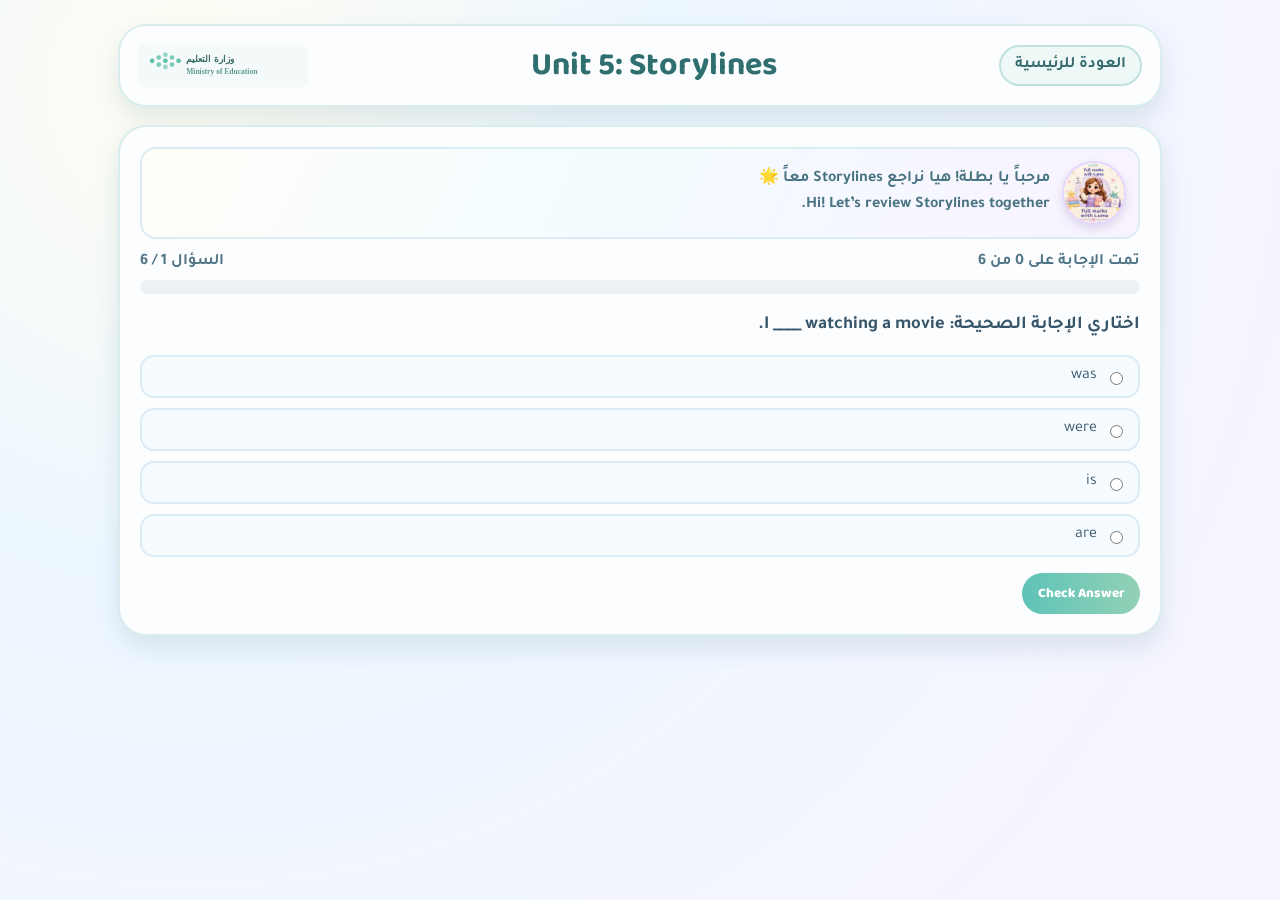
<file: unit5.html>
<!doctype html>
<html lang="ar" dir="rtl">
  <head>
    <meta charset="UTF-8" />
    <meta name="viewport" content="width=device-width, initial-scale=1.0" />
    <title>Unit 5: Storylines | Full Marks with Luma</title>
    <link rel="stylesheet" href="styles.css" />
  </head>
  <body>
    <div class="page unit-page" data-unit-id="5">
      <header class="header-card">
        <div class="sub-row" style="width: 100%;">
          <a class="home-link" href="index.html">العودة للرئيسية</a>
          <h1 class="page-title">Unit 5: Storylines</h1>
          <img src="assets/ministry-logo.svg" alt="Ministry of Education logo" width="170" height="44" />
        </div>
      </header>

      <section class="quiz-card">
        <div class="unit-intro">
          <img class="unit-luma-thumb" src="assets/luma-character.jpeg" alt="Luma" />
          <p>مرحباً يا بطلة! هيا نراجع <strong>Storylines</strong> معاً 🌟<br />Hi! Let’s review Storylines together.</p>
        </div>
        <div class="progress-wrap">
          <div class="progress-row">
            <span id="progress-text">تمت الإجابة على 0 من 0</span>
            <span id="question-counter">السؤال 1</span>
          </div>
          <div class="progress-track">
            <div class="progress-fill" id="progress-fill"></div>
          </div>
        </div>

        <div id="question-container"></div>
        <div class="feedback" id="feedback"></div>
        <div class="action-row">
          <button class="btn btn-check" id="check-btn">Check Answer</button>
          <button class="btn btn-next" id="next-btn">السؤال التالي</button>
        </div>
      </section>

      <section class="completion-card" id="completion-card">
        <h2>ممتازة! أنهيتِ مراجعة الوحدة بنجاح 🎉</h2>
        <p>Excellent! You completed this unit successfully!</p>
        <p>لوما فخورة بكِ جداً 🌟</p>
        <a class="home-link" href="index.html" style="display:inline-block; margin-top: 14px;">العودة للرئيسية</a>
      </section>
    </div>
    <script src="quiz-data.js"></script>
    <script src="unit-page.js"></script>
  </body>
</html>
</file>
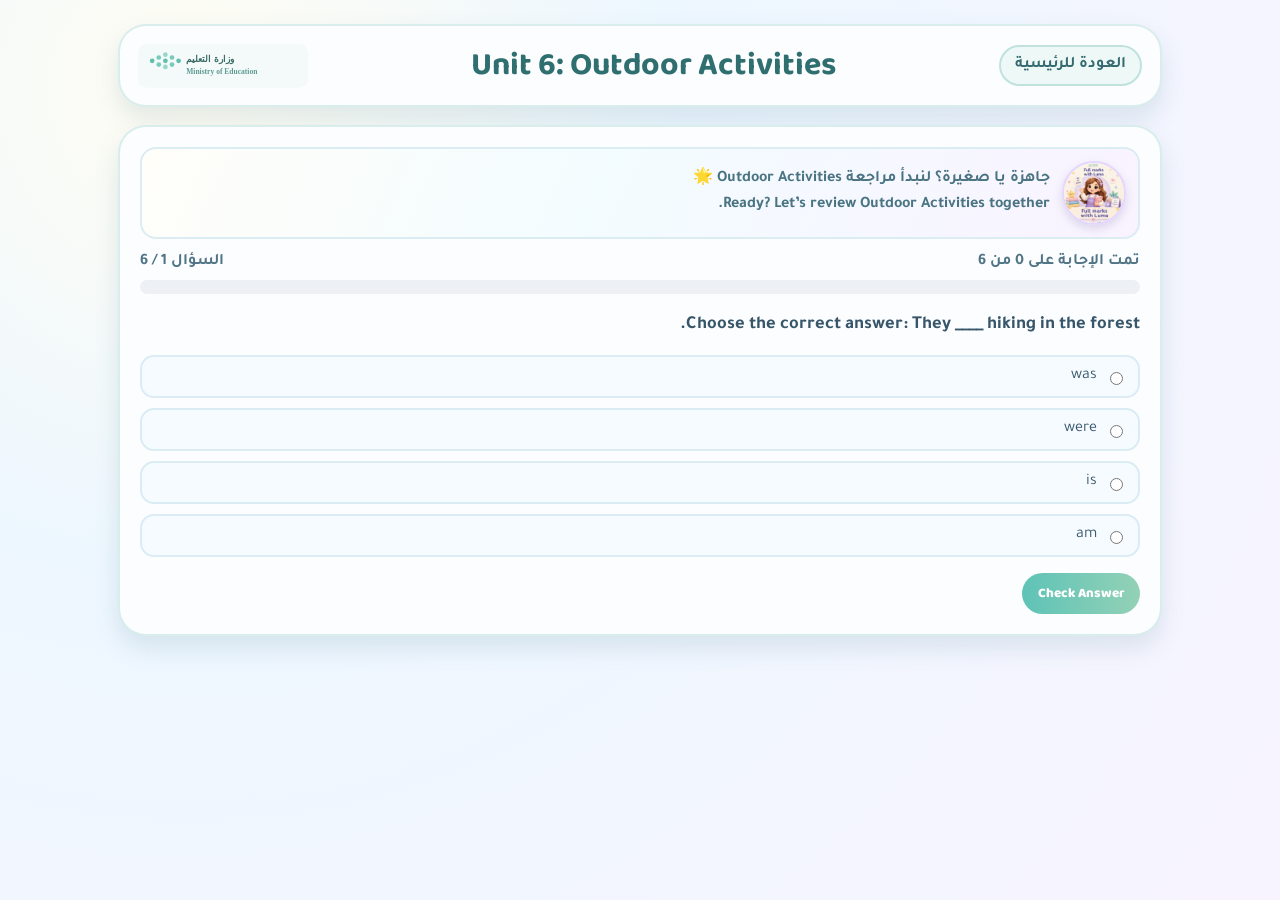
<file: unit6.html>
<!doctype html>
<html lang="ar" dir="rtl">
  <head>
    <meta charset="UTF-8" />
    <meta name="viewport" content="width=device-width, initial-scale=1.0" />
    <title>Unit 6: Outdoor Activities | Full Marks with Luma</title>
    <link rel="stylesheet" href="styles.css" />
  </head>
  <body>
    <div class="page unit-page" data-unit-id="6">
      <header class="header-card">
        <div class="sub-row" style="width: 100%;">
          <a class="home-link" href="index.html">العودة للرئيسية</a>
          <h1 class="page-title">Unit 6: Outdoor Activities</h1>
          <img src="assets/ministry-logo.svg" alt="Ministry of Education logo" width="170" height="44" />
        </div>
      </header>

      <section class="quiz-card">
        <div class="unit-intro">
          <img class="unit-luma-thumb" src="assets/luma-character.jpeg" alt="Luma" />
          <p>جاهزة يا صغيرة؟ لنبدأ مراجعة <strong>Outdoor Activities</strong> 🌟<br />Ready? Let’s review Outdoor Activities together.</p>
        </div>
        <div class="progress-wrap">
          <div class="progress-row">
            <span id="progress-text">تمت الإجابة على 0 من 0</span>
            <span id="question-counter">السؤال 1</span>
          </div>
          <div class="progress-track">
            <div class="progress-fill" id="progress-fill"></div>
          </div>
        </div>

        <div id="question-container"></div>
        <div class="feedback" id="feedback"></div>
        <div class="action-row">
          <button class="btn btn-check" id="check-btn">Check Answer</button>
          <button class="btn btn-next" id="next-btn">السؤال التالي</button>
        </div>
      </section>

      <section class="completion-card" id="completion-card">
        <h2>ممتازة! أنهيتِ مراجعة الوحدة بنجاح 🎉</h2>
        <p>Excellent! You completed this unit successfully!</p>
        <p>لوमा فخورة بكِ جداً 🌟</p>
        <a class="home-link" href="index.html" style="display:inline-block; margin-top: 14px;">العودة للرئيسية</a>
      </section>
    </div>
    <script src="quiz-data.js"></script>
    <script src="unit-page.js"></script>
  </body>
</html>
</file>
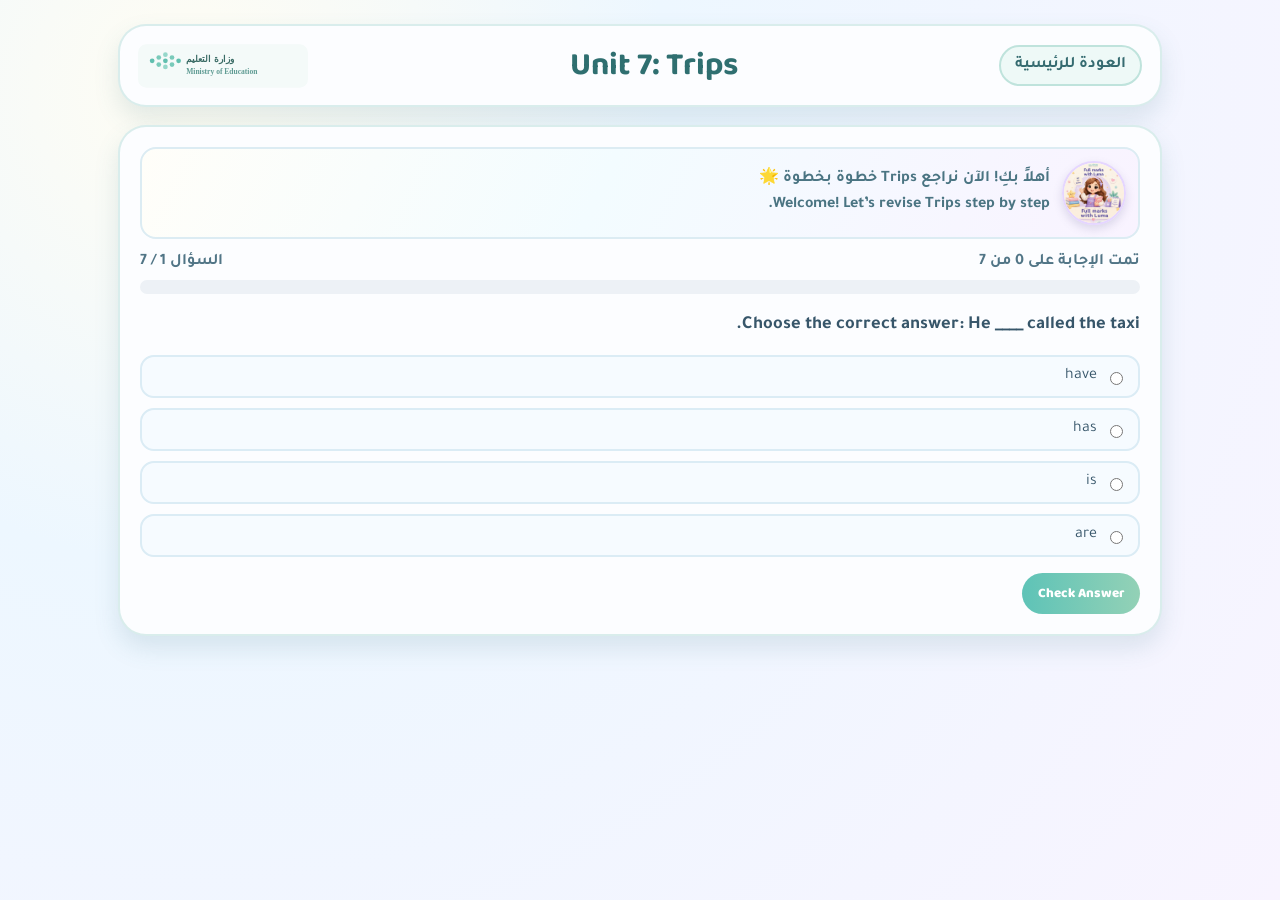
<file: unit7.html>
<!doctype html>
<html lang="ar" dir="rtl">
  <head>
    <meta charset="UTF-8" />
    <meta name="viewport" content="width=device-width, initial-scale=1.0" />
    <title>Unit 7: Trips | Full Marks with Luma</title>
    <link rel="stylesheet" href="styles.css" />
  </head>
  <body>
    <div class="page unit-page" data-unit-id="7">
      <header class="header-card">
        <div class="sub-row" style="width: 100%;">
          <a class="home-link" href="index.html">العودة للرئيسية</a>
          <h1 class="page-title">Unit 7: Trips</h1>
          <img src="assets/ministry-logo.svg" alt="Ministry of Education logo" width="170" height="44" />
        </div>
      </header>

      <section class="quiz-card">
        <div class="unit-intro">
          <img class="unit-luma-thumb" src="assets/luma-character.jpeg" alt="Luma" />
          <p>أهلاً بكِ! الآن نراجع <strong>Trips</strong> خطوة بخطوة 🌟<br />Welcome! Let’s revise Trips step by step.</p>
        </div>
        <div class="progress-wrap">
          <div class="progress-row">
            <span id="progress-text">تمت الإجابة على 0 من 0</span>
            <span id="question-counter">السؤال 1</span>
          </div>
          <div class="progress-track">
            <div class="progress-fill" id="progress-fill"></div>
          </div>
        </div>

        <div id="question-container"></div>
        <div class="feedback" id="feedback"></div>
        <div class="action-row">
          <button class="btn btn-check" id="check-btn">Check Answer</button>
          <button class="btn btn-next" id="next-btn">السؤال التالي</button>
        </div>
      </section>

      <section class="completion-card" id="completion-card">
        <h2>ممتازة! أنهيتِ مراجعة الوحدة بنجاح 🎉</h2>
        <p>Excellent! You completed this unit successfully!</p>
        <p>لوما فخورة بكِ جداً 🌟</p>
        <a class="home-link" href="index.html" style="display:inline-block; margin-top: 14px;">العودة للرئيسية</a>
      </section>
    </div>
    <script src="quiz-data.js"></script>
    <script src="unit-page.js"></script>
  </body>
</html>
</file>
<file: styles.css>
@import url('https://fonts.googleapis.com/css2?family=Baloo+2:wght@400;600;700;800&family=Tajawal:wght@400;500;700;800&display=swap');

:root {
  --moe-teal: #68bfb4;
  --moe-green: #7cc9a9;
  --moe-blue: #9cdff5;
  --light-yellow: #fff2bf;
  --light-purple: #e8d8ff;
  --light-gray: #f3f5f7;
  --soft-white: #fcfdff;
  --ink: #37566a;
  --ink-light: #5f7f8f;
  --correct: #39a66b;
  --wrong: #d0617b;
  --shadow: 0 12px 24px rgba(65, 121, 134, 0.15);
  --radius-xl: 28px;
  --radius-lg: 22px;
  --radius-md: 16px;
}

* {
  box-sizing: border-box;
}

body {
  margin: 0;
  font-family: 'Tajawal', sans-serif;
  color: var(--ink);
  background: radial-gradient(circle at 15% 10%, #fffdf3 0%, #edf7ff 35%, #f8f4ff 100%);
  min-height: 100vh;
}

.page {
  max-width: 1080px;
  margin: 0 auto;
  padding: 24px 18px 32px;
  position: relative;
}

.main-card,
.unit-card,
.quiz-card,
.speech-card,
.header-card,
.footer-card,
.completion-card {
  background: var(--soft-white);
  border: 2px solid rgba(113, 186, 178, 0.25);
  border-radius: var(--radius-xl);
  box-shadow: var(--shadow);
}

.decor-star,
.decor-heart,
.decor-pencil,
.decor-book,
.decor-cloud {
  position: absolute;
  opacity: 0.8;
  pointer-events: none;
}

.decor-star {
  font-size: 30px;
}

.decor-heart {
  font-size: 20px;
}

.decor-pencil {
  font-size: 24px;
}

.decor-book,
.decor-cloud {
  width: 58px;
  height: 34px;
  border-radius: 18px;
  background: #fff;
  border: 2px solid #e2eef7;
}

.header-card {
  padding: 14px 18px;
  display: flex;
  align-items: center;
  justify-content: space-between;
  gap: 14px;
  margin-bottom: 18px;
  flex-wrap: wrap;
}

.header-home {
  justify-content: center;
  text-align: center;
  padding-top: 18px;
  padding-bottom: 18px;
}

.header-home .home-logo {
  display: block;
  margin: 0 auto;
}

.header-home .header-text {
  text-align: center;
  width: 100%;
}

.header-text {
  text-align: right;
}

.header-text h1 {
  margin: 0;
  font-size: clamp(1.6rem, 3vw, 2.2rem);
  font-family: 'Baloo 2', cursive;
  color: #2f6f70;
}

.header-text p {
  margin: 5px 0 0;
  font-size: 1rem;
  color: var(--ink-light);
}

.app-name-ar {
  font-size: clamp(1.25rem, 2.8vw, 1.7rem);
  font-family: 'Baloo 2', cursive;
  font-weight: 800;
  color: #6853bf;
}

.school-name {
  font-size: 1.06rem;
  font-weight: 700;
}

.main-card {
  padding: 24px;
}

.hero {
  display: grid;
  grid-template-columns: minmax(170px, 260px) 1fr;
  gap: 20px;
  align-items: center;
}

.luma-image {
  width: 100%;
  max-width: 320px;
  aspect-ratio: 4 / 5;
  object-fit: cover;
  object-position: center 40%;
  border-radius: 26px;
  border: 3px solid #e7dcff;
  box-shadow: 0 14px 24px rgba(100, 80, 150, 0.18);
  display: block;
  margin: 0 auto;
}

.speech-card {
  padding: 18px;
  background: linear-gradient(120deg, #ffffff 0%, #f9fbff 50%, #fff9eb 100%);
  position: relative;
}

.speech-card::after {
  content: '';
  position: absolute;
  right: -14px;
  top: 50%;
  width: 24px;
  height: 24px;
  background: #fffdf4;
  transform: translateY(-50%) rotate(45deg);
  border-top: 2px solid rgba(113, 186, 178, 0.25);
  border-right: 2px solid rgba(113, 186, 178, 0.25);
}

.speech-card p {
  margin: 6px 0;
  font-size: 1.05rem;
  line-height: 1.6;
}

.units-title {
  margin-top: 26px;
  margin-bottom: 14px;
  font-size: 1.5rem;
  font-family: 'Baloo 2', cursive;
  color: #3f7d88;
}

.units-grid {
  display: grid;
  grid-template-columns: repeat(auto-fit, minmax(220px, 1fr));
  gap: 14px;
}

.unit-card {
  text-decoration: none;
  color: inherit;
  padding: 16px;
  display: block;
  background: linear-gradient(150deg, #ffffff 0%, #f3fcfb 48%, #fffaf0 100%);
  transition: transform 220ms ease, box-shadow 220ms ease;
}

.unit-card:nth-child(2) {
  background: linear-gradient(150deg, #ffffff 0%, #f5f3ff 45%, #f2fbff 100%);
}

.unit-card:nth-child(3) {
  background: linear-gradient(150deg, #ffffff 0%, #f5fffa 45%, #f8f4ff 100%);
}

.unit-card:hover {
  transform: translateY(-6px);
  box-shadow: 0 16px 26px rgba(70, 130, 126, 0.2);
}

.unit-card h3 {
  margin: 0 0 7px;
  font-size: 1.2rem;
  font-family: 'Baloo 2', cursive;
}

.unit-card p {
  margin: 0;
  color: #617f8a;
  font-size: 0.95rem;
}

.footer-card {
  margin-top: 20px;
  padding: 14px 18px;
  text-align: center;
  background: #fffef9;
}

.footer-card p {
  margin: 4px 0;
  font-weight: 700;
  color: #577984;
}

.page-title {
  margin: 0;
  font-size: clamp(1.4rem, 3vw, 2rem);
  font-family: 'Baloo 2', cursive;
  color: #2f6f70;
}

.sub-row {
  display: flex;
  justify-content: space-between;
  align-items: center;
  gap: 10px;
  flex-wrap: wrap;
}

.home-link {
  text-decoration: none;
  background: #eef9f7;
  border: 2px solid #bfe3dc;
  border-radius: 999px;
  padding: 9px 14px;
  color: #356b70;
  font-weight: 700;
}

.quiz-card {
  margin-top: 16px;
  padding: 20px;
}

.unit-intro {
  display: grid;
  grid-template-columns: 66px 1fr;
  gap: 10px;
  align-items: center;
  padding: 12px;
  border-radius: 16px;
  border: 2px solid #dcecf3;
  background: linear-gradient(115deg, #fffef9 0%, #f3fcff 46%, #f9f3ff 100%);
  margin-bottom: 14px;
}

.unit-intro p {
  margin: 0;
  font-weight: 700;
  color: #4a7482;
  line-height: 1.6;
}

.unit-luma-thumb {
  width: 64px;
  height: 64px;
  object-fit: cover;
  object-position: center 40%;
  border-radius: 50%;
  border: 2px solid #e5d6ff;
  box-shadow: 0 4px 10px rgba(98, 95, 146, 0.2);
}

.progress-wrap {
  margin-bottom: 16px;
}

.progress-row {
  display: flex;
  justify-content: space-between;
  align-items: center;
  font-weight: 700;
  color: #517586;
  margin-bottom: 8px;
  gap: 8px;
}

.progress-track {
  width: 100%;
  height: 14px;
  border-radius: 999px;
  background: #edf1f6;
  overflow: hidden;
}

.progress-fill {
  width: 0;
  height: 100%;
  border-radius: 999px;
  background: linear-gradient(90deg, var(--moe-teal), var(--moe-blue), var(--light-purple));
  transition: width 300ms ease;
}

.question-title {
  margin: 0 0 14px;
  font-size: 1.15rem;
  line-height: 1.7;
}

.options,
.matching-list,
.arrange-bank,
.arrange-answer {
  display: grid;
  gap: 10px;
}

.option-item {
  display: flex;
  align-items: center;
  gap: 8px;
  padding: 10px 12px;
  background: #f6fbff;
  border: 2px solid #dbecf5;
  border-radius: 14px;
  cursor: pointer;
}

.option-item input {
  accent-color: #61b6aa;
}

.action-row {
  margin-top: 16px;
  display: flex;
  gap: 10px;
  flex-wrap: wrap;
}

.btn {
  border: none;
  border-radius: 999px;
  padding: 10px 16px;
  font-weight: 800;
  font-family: 'Baloo 2', cursive;
  cursor: pointer;
}

.btn-check {
  background: linear-gradient(90deg, #5ec3b7, #93d1b6);
  color: #fff;
}

.btn-next {
  background: linear-gradient(90deg, #cdb6ff, #9fdcf3);
  color: #305368;
  display: none;
}

.feedback {
  margin-top: 12px;
  border-radius: 14px;
  padding: 12px;
  line-height: 1.7;
  border: 2px solid transparent;
  background: #f8fbff;
  display: none;
}

.feedback.correct {
  border-color: rgba(57, 166, 107, 0.3);
  background: #f2fff8;
}

.feedback.wrong {
  border-color: rgba(208, 97, 123, 0.25);
  background: #fff6f9;
}

.feedback strong {
  display: block;
  margin-bottom: 4px;
}

.text-input {
  width: 100%;
  padding: 11px 12px;
  border: 2px solid #d9e8f1;
  border-radius: 14px;
  font-family: 'Tajawal', sans-serif;
  font-size: 1rem;
}

.arrange-hint {
  margin: 0 0 8px;
  font-size: 0.95rem;
  color: #627f8b;
}

.word-chip {
  border: 2px dashed #bad8e4;
  border-radius: 999px;
  padding: 7px 12px;
  background: #fff;
  cursor: pointer;
  font-weight: 700;
  color: #446e7f;
}

.arrange-answer {
  min-height: 54px;
  border: 2px solid #d8e8ef;
  border-radius: 14px;
  padding: 8px;
  background: #fafdff;
}

.match-row {
  display: grid;
  grid-template-columns: 1fr 1fr;
  gap: 10px;
}

.match-row label {
  align-self: center;
  font-weight: 700;
}

.match-row select {
  padding: 9px;
  border-radius: 10px;
  border: 2px solid #d9e8f1;
  font-family: 'Tajawal', sans-serif;
}

.completion-card {
  margin-top: 16px;
  padding: 20px;
  text-align: center;
  display: none;
  background: linear-gradient(135deg, #fffef8 0%, #f0fffb 50%, #f8f3ff 100%);
}

.completion-card h2 {
  margin: 0 0 6px;
  font-family: 'Baloo 2', cursive;
  color: #357d76;
}

.completion-card p {
  margin: 0;
  color: #4d7380;
  font-size: 1.04rem;
}

.small-luma {
  width: 56px;
  height: 56px;
  object-fit: cover;
  object-position: center 40%;
  border-radius: 50%;
  border: 2px solid #e5d6ff;
  vertical-align: middle;
  margin-inline-start: 8px;
}

@media (max-width: 760px) {
  .hero {
    grid-template-columns: 1fr;
  }

  .speech-card::after {
    right: 50%;
    top: auto;
    bottom: -13px;
    transform: translateX(50%) rotate(45deg);
  }

  .match-row {
    grid-template-columns: 1fr;
  }

  .unit-intro {
    grid-template-columns: 1fr;
    text-align: center;
  }

  .header-card {
    justify-content: center;
    text-align: center;
  }

  .header-text {
    text-align: center;
  }
}
</file>
